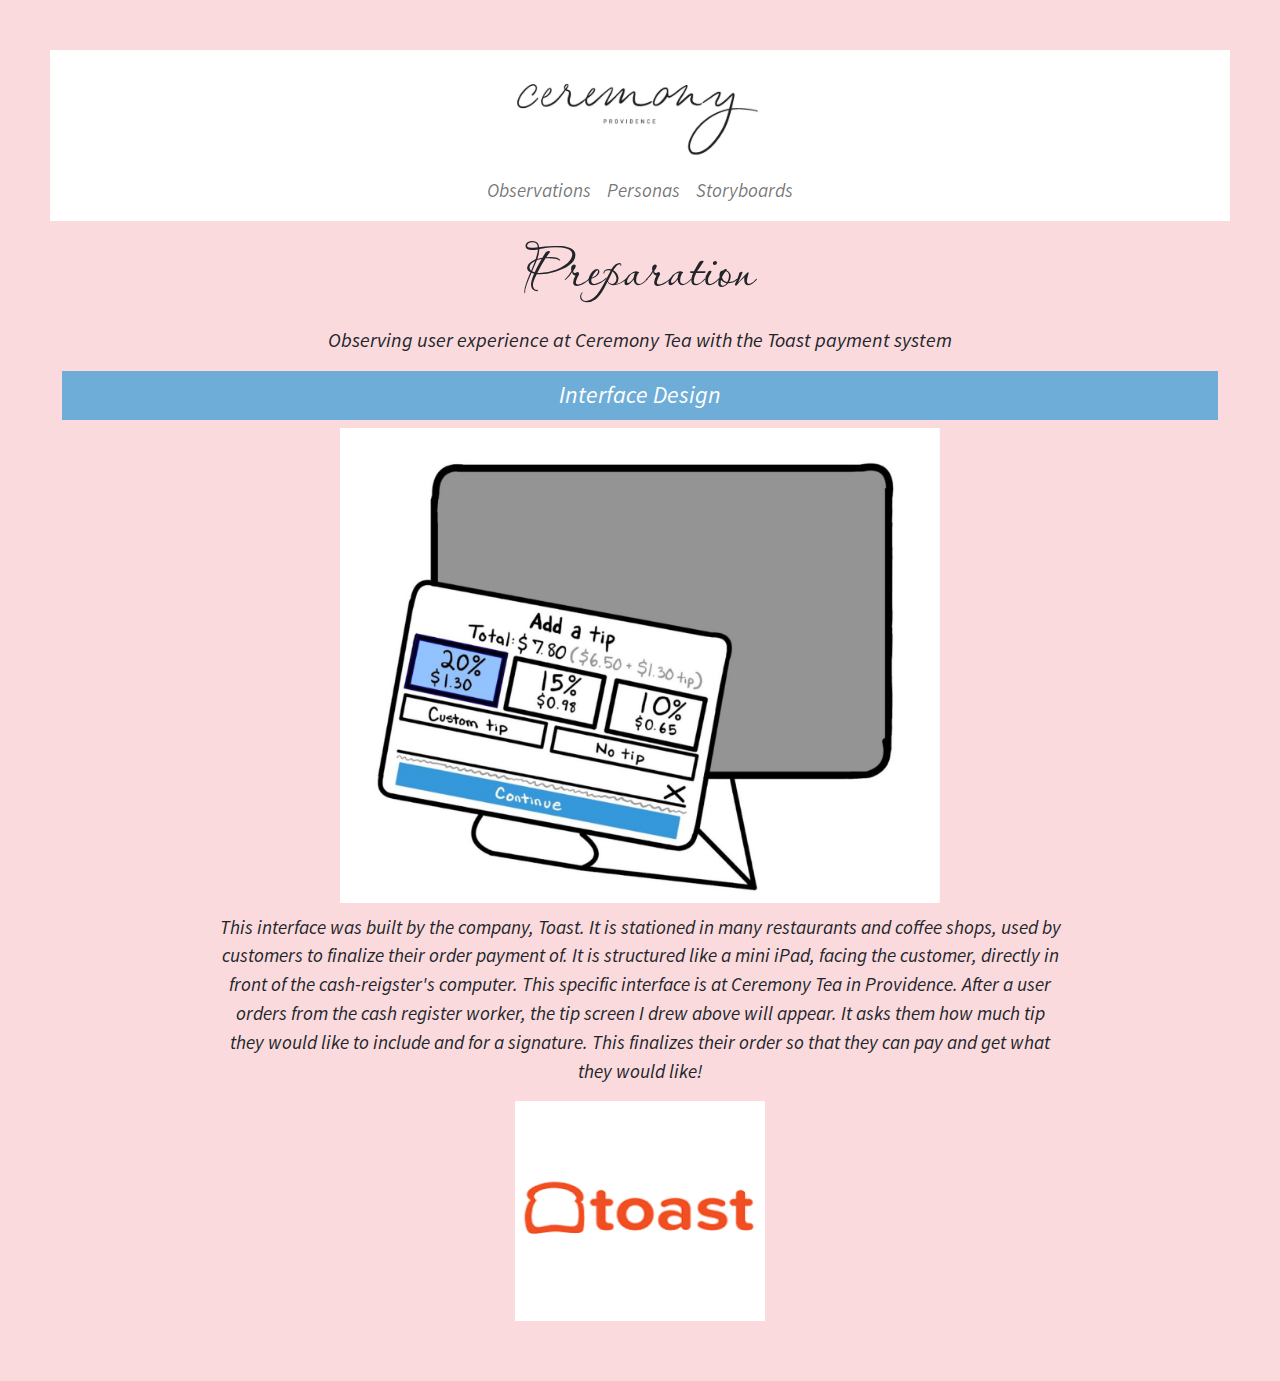
<file: index.html>
<!doctype html>
<html lang="en"> <!-- indicates this file is written in english -->
  <head>
    <meta charset="utf-8"> <!-- tells that we are coding in utf 8 -->
    <meta name="viewport" content="width=device-width, initial-scale=1, shrink-to-fit=no">

    <!-- linking to our stylesheets -->
    <link rel="stylesheet" href="bootstrap.css">
    <link rel="stylesheet" href="style.css">
    <title>Storyboarding and Personas</title>
  </head>
  <body>

<nav class="navbar navbar-expand-sm navbar-light bg-white">
    <div class="container-fluid d-flex flex-column"> 
        <!-- the # below just means go back to your own page -->
        <a class="navbar-brand" href="#"><img src="images/ceremonyTea.jpg" alt="ceremony logo" width="300" height ="100"></a> 
        <div class="collapse navbar-collapse">
            <ul class="navbar-nav ml-auto">
                <li class="navbar-item"><a href="observations.html" class="nav-link">Observations</a></li>
                <li class="navbar-item"><a href="personas.html" class="nav-link">Personas</a></li>
                <li class="navbar-item"><a href="storyboards.html" class="nav-link">Storyboards</a></li>
            </ul>
        </div>
    </div>
</div>
</nav>

</body>

<div id="preparation.html" class="container-fluid bg-gray text-center">
    <h1 class="text-dark display-1">Preparation</h1>
    <p class="lead"> Observing user experience at Ceremony Tea with the Toast payment system </p>
    <h4 class="header">Interface Design</h4>
    <img src="images/toastDesign.png" alt="toast at checkout" width="600" height ="475">
</div>

<div  class="container">
    <p> This interface was built by the company, Toast. It is stationed in many 
        restaurants and coffee shops, used by customers to finalize their order payment of.
         It is structured like a mini iPad, facing the customer, directly in front
        of the cash-reigster's computer. This specific interface is at Ceremony Tea in Providence. 
        After a user orders from the cash register worker, the tip screen I drew above will appear. 
        It asks them how much tip they would like to include and for a signature. 
        This finalizes their order so that they can pay and get what they would like!  </p>
        <img src="images/toast.png" alt="toast company logo" width="250" height ="220">
</div>
</html>
</file>
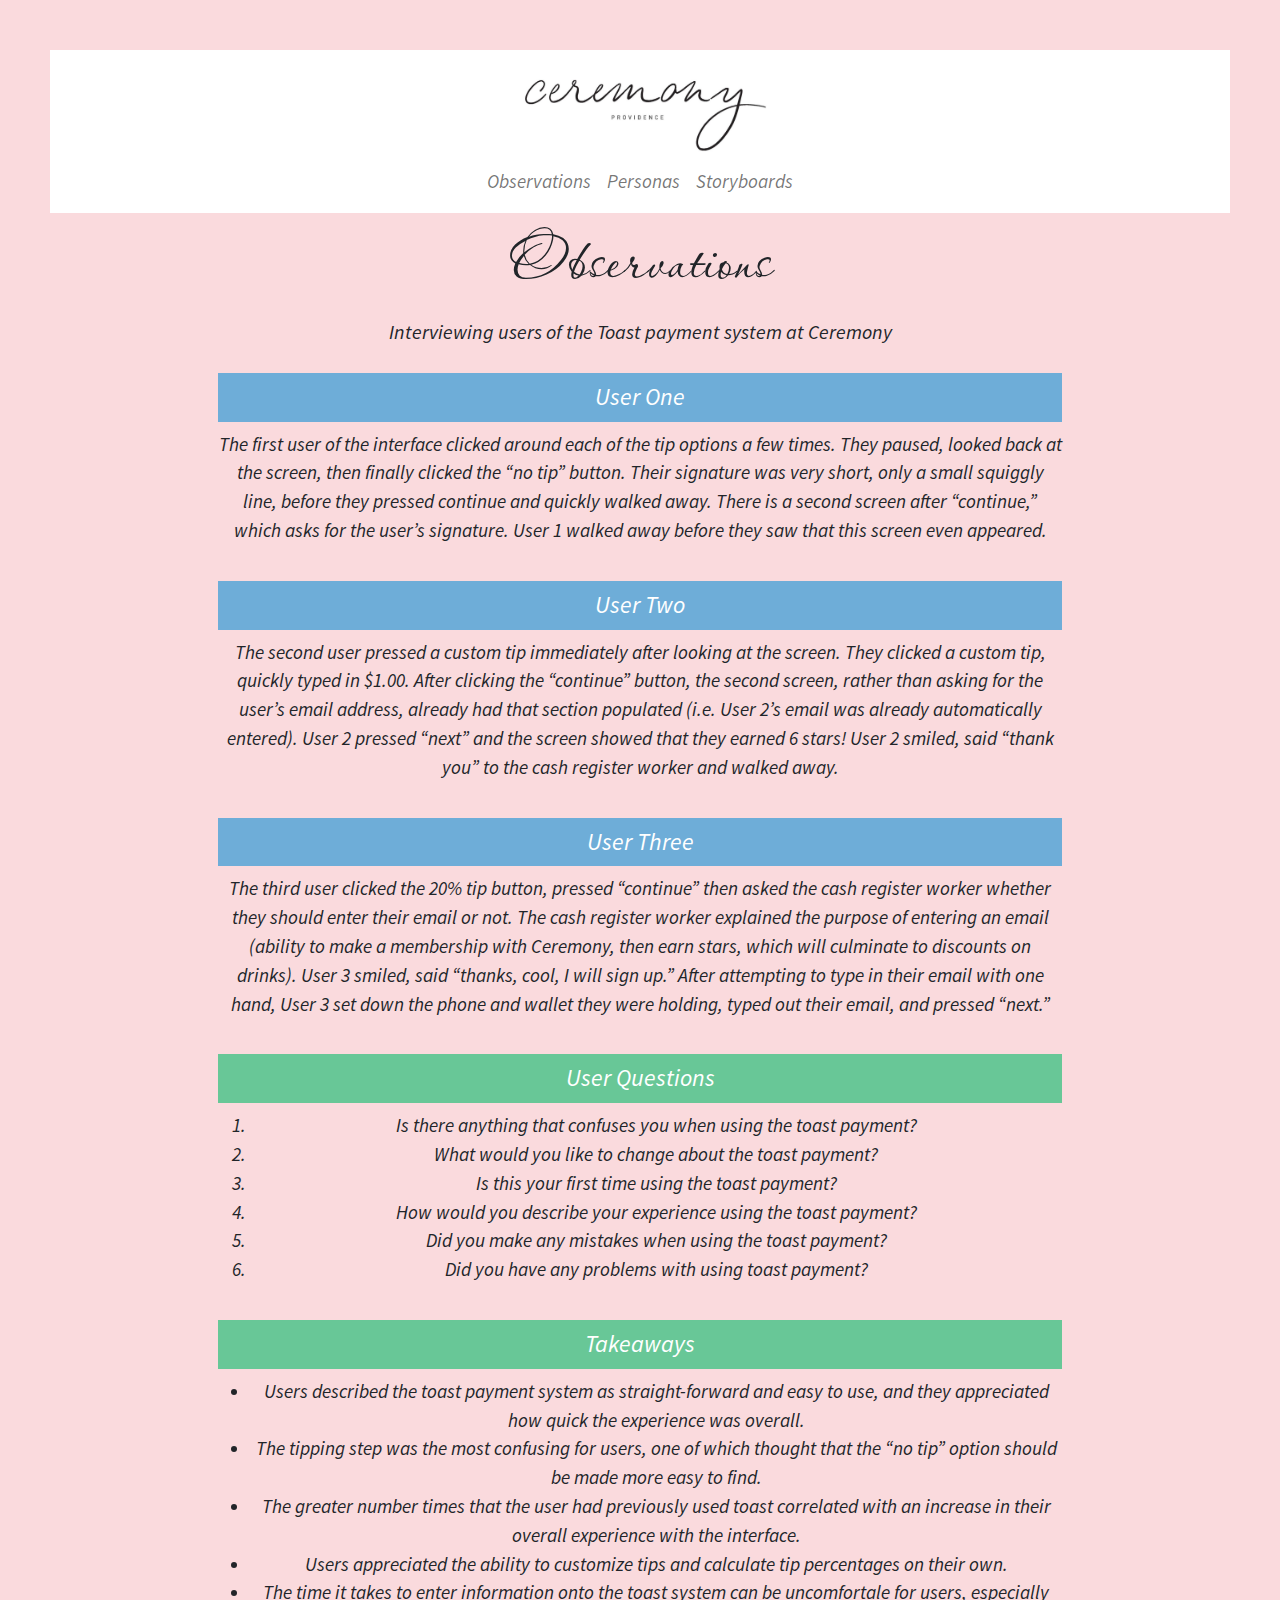
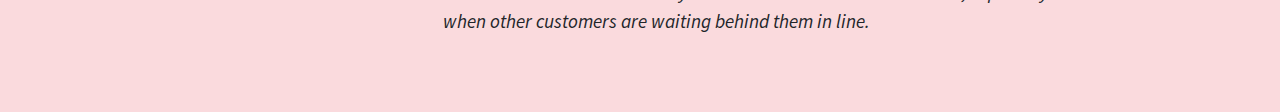
<file: observations.html>
<!doctype html>
<html lang="en"> <!-- indicates this file is written in english -->
  <head>
    <meta charset="utf-8"> <!-- tells that we are coding in utf 8 -->
    <meta name="viewport" content="width=device-width, initial-scale=1, shrink-to-fit=no">

    <!-- linking to our stylesheets -->
    <link rel="stylesheet" href="bootstrap.css">
    <link rel="stylesheet" href="style.css">
    <title>Storyboarding and Personas</title>
  </head>
  <body>

<nav class="navbar navbar-expand-sm navbar-light bg-white">
    <div class="container-fluid d-flex flex-column"> 
        <!-- the # below just means go back to your own page -->
        <a href="index.html"><button class="button"><img src="images/ceremonyTea.jpg" alt="ceremony logo" width="300" height ="100"></a> 
        <div class="collapse navbar-collapse">
            <ul class="navbar-nav ml-auto">
                <li class="navbar-item"><a href="observations.html" class="nav-link">Observations</a></li>
                <li class="navbar-item"><a href="personas.html" class="nav-link">Personas</a></li>
                <li class="navbar-item"><a href="storyboards.html" class="nav-link">Storyboards</a></li>
            </ul>
        </div>
    </div>
</div>
</nav>

<div id="preparation.html" class="container-fluid bg-gray text-center">
    <h1 class="text-dark display-1">Observations</h1>
    <p class="lead"> Interviewing users of the Toast payment system at Ceremony </p>
</div>

<div  class="container">
    <h4 class="header">User One</h4>
    <p> The first user of the interface clicked around each of the tip options a few times. They paused, 
        looked back at the screen, then finally clicked the “no tip” button. Their signature was very short, 
        only a small squiggly line, before they pressed continue and quickly walked away. There is a second 
        screen after “continue,” which asks for the user’s signature. User 1 walked away before they saw 
        that this screen even appeared.  </p>
</div>

<div  class="container">
    <h4 class="header">User Two</h4>
    <p> The second user pressed a custom tip immediately after looking at the screen. They clicked a 
        custom tip, quickly typed in $1.00. After clicking the “continue” button, the second screen, 
        rather than asking for the user’s email address, already had that section populated (i.e. User 
        2’s email was already automatically entered). User 2 pressed “next” and the screen showed that 
        they earned 6 stars! User 2 smiled, said “thank you” to the cash register worker and walked away.   
    </p>
</div>

<div  class="container">
    <h4 class="header">User Three</h4>
    <p> The third user clicked the 20% tip button, pressed “continue” then asked the cash register worker 
        whether they should enter their email or not. The cash register worker explained the purpose of entering 
        an email (ability to make a membership with Ceremony, then earn stars, which will culminate to 
        discounts on drinks). User 3 smiled, said “thanks, cool, I will sign up.” After attempting to type 
        in their email with one hand, User 3 set down the phone and wallet they were holding, typed out 
        their email, and pressed “next.”    
    </p>
</div>

<div class="container">
<h4 id="specialHeader" class="header" >User Questions</h4>
    <ol>
        <li>Is there anything that confuses you when using the toast payment? </li>
        <li>What would you like to change about the toast payment? </li>
        <li>Is this your first time using the toast payment?</li>
        <li>How would you describe your experience using the toast payment?  </li>
        <li>Did you make any mistakes when using the toast payment? </li>
        <li>Did you have any problems with using toast payment?  </li>
    </ol>
</div>

<div class="container">
    <h4 id="specialHeader" class="header" >Takeaways</h4>
    <ul>
        <li>Users described the toast payment system as straight-forward and easy to use, and they appreciated
            how quick the experience was overall. </li>
        <li>The tipping step was the most confusing for users, one of which thought that the “no tip” option should 
            be made more easy to find. </li>
        <li>The greater number times that the user had previously used toast correlated with an increase in their 
            overall experience with the interface. </li>
        <li>Users appreciated the ability to customize tips and calculate tip percentages on their own. </li>
        <li>The time it takes to enter information onto the toast system can be uncomfortale for users, especially 
            when other customers are waiting behind them in line.  </li>
    </ul>
</div>
</file>
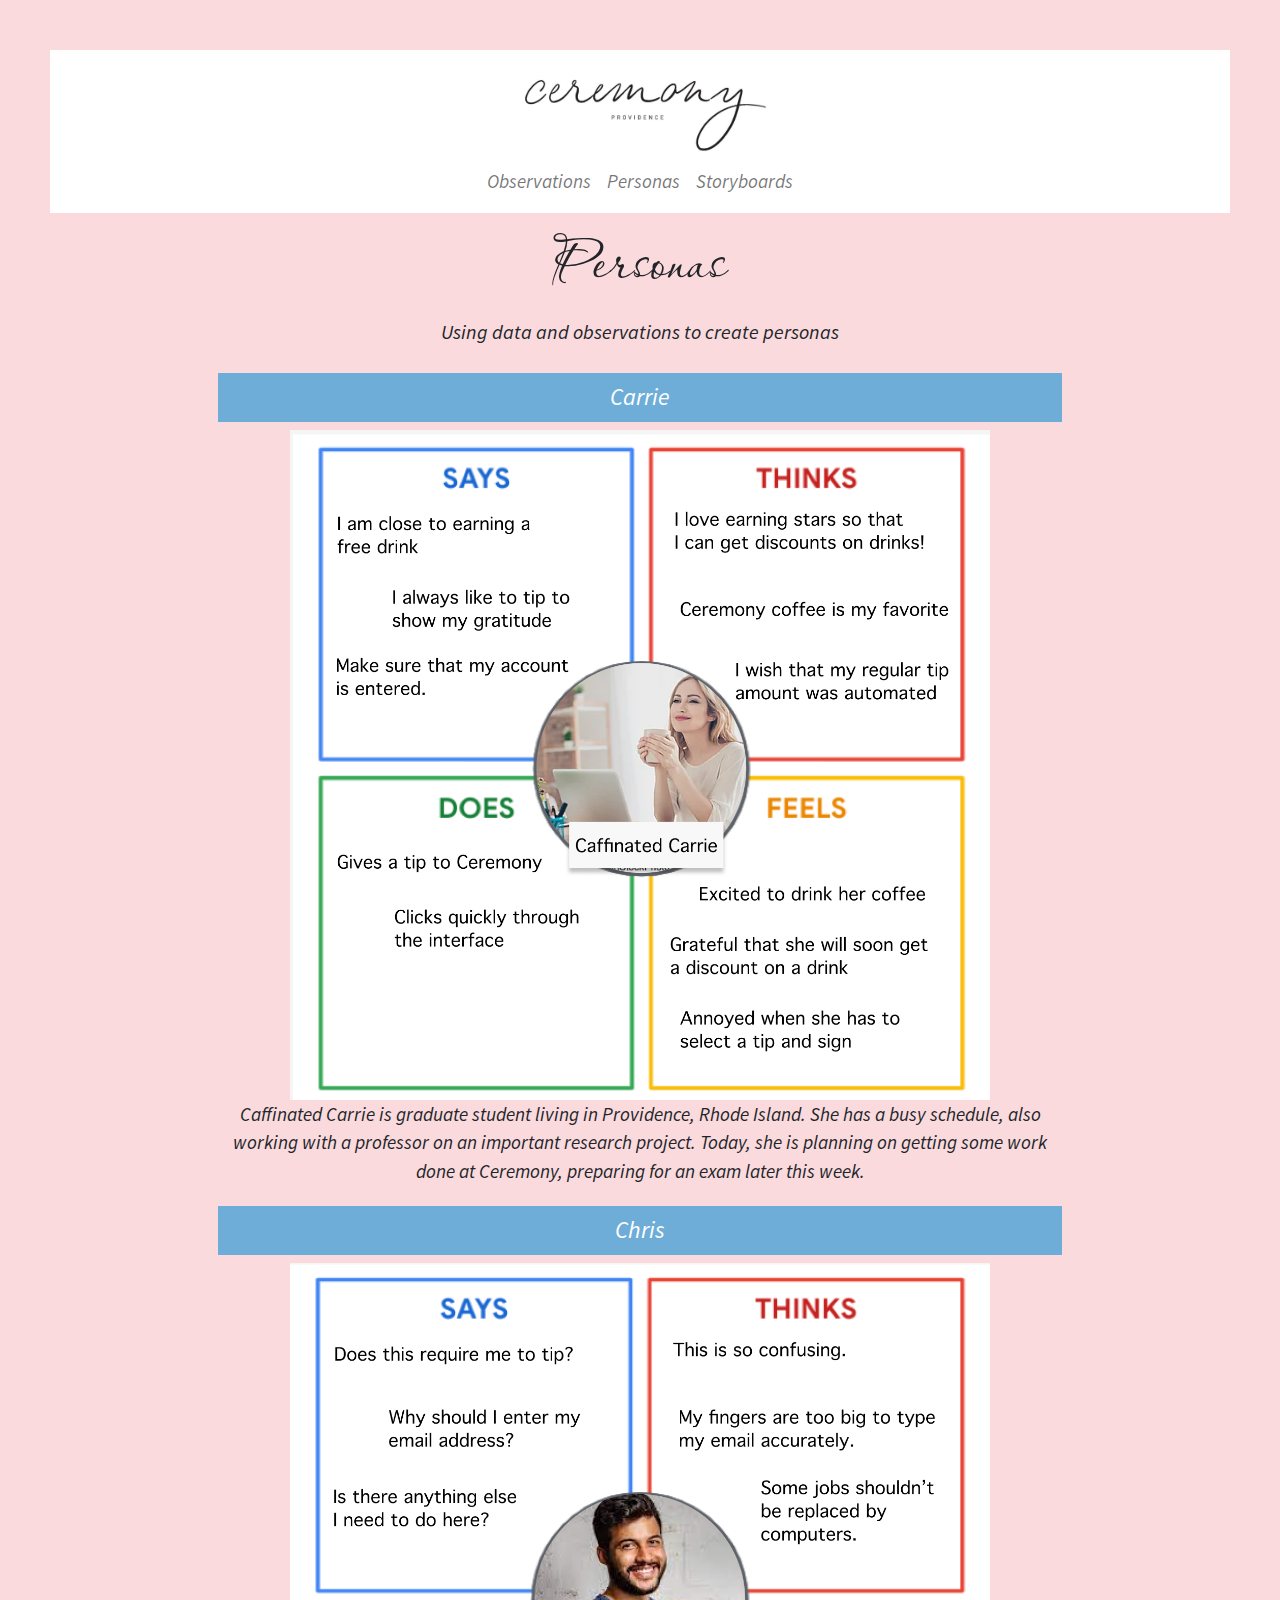
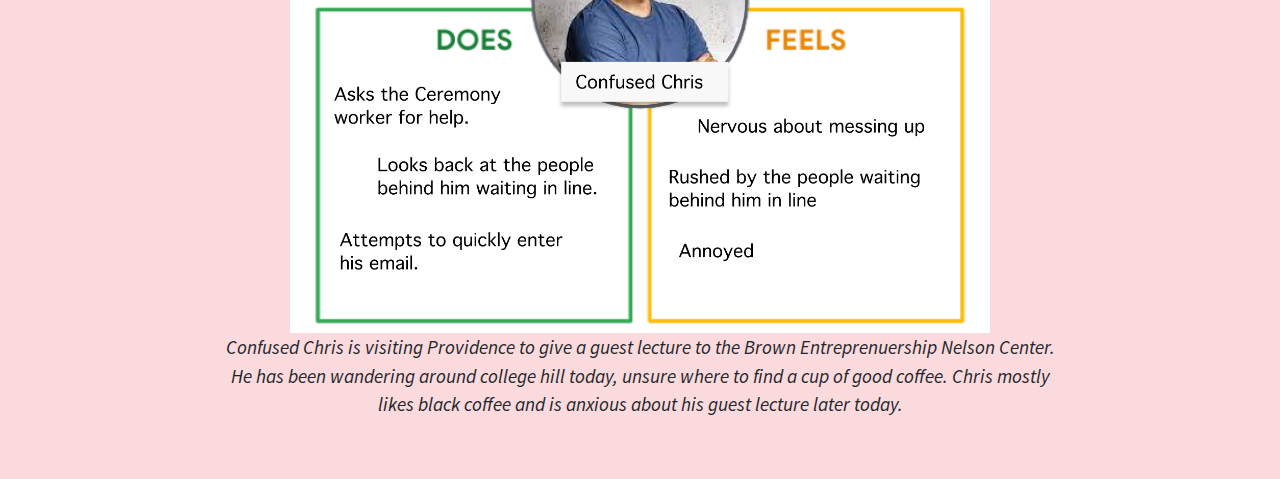
<file: personas.html>
<!doctype html>
<html lang="en"> <!-- indicates this file is written in english -->
  <head>
    <meta charset="utf-8"> <!-- tells that we are coding in utf 8 -->
    <meta name="viewport" content="width=device-width, initial-scale=1, shrink-to-fit=no">

    <!-- linking to our stylesheets -->
    <link rel="stylesheet" href="bootstrap.css">
    <link rel="stylesheet" href="style.css">
    <title>Storyboarding and Personas</title>
  </head>
  <body>

<nav class="navbar navbar-expand-sm navbar-light bg-white">
    <div class="container-fluid d-flex flex-column"> 
        <!-- the # below just means go back to your own page -->
        <a href="index.html"><button class="button"><img src="images/ceremonyTea.jpg" alt="ceremony logo" width="300" height ="100"></a> 
        <div class="collapse navbar-collapse">
            <ul class="navbar-nav ml-auto">
                <li class="navbar-item"><a href="observations.html" class="nav-link">Observations</a></li>
                <li class="navbar-item"><a href="personas.html" class="nav-link">Personas</a></li>
                <li class="navbar-item"><a href="storyboards.html" class="nav-link">Storyboards</a></li>
            </ul>
        </div>
    </div>
</div>
</nav>

<div id="personas.html" class="container-fluid bg-gray text-center">
    <h1 class="text-dark display-1">Personas</h1>
    <p class="lead"> Using data and observations to create personas </p>
</div>

<div  class="container">
    <h4 class="header">Carrie</h4>
    <img src="images/carrieStory.png" alt="user story for Caffinated Carrie" width="700" height ="670">
    <div>
        <body>
            Caffinated Carrie is graduate student living in Providence, Rhode Island. She has a busy schedule, 
            also working with a professor on an important research project. Today, she is planning on getting
            some work done at Ceremony, preparing for an exam later this week. 
        </body>
    </div>    
</div>

<div  class="container">
    <h4 class="header">Chris</h4>
    <img src="images/chrisStory.png" alt="user story for Caffinated Carrie" width="700" height ="670">
    <div>
        <body>
            Confused Chris is visiting Providence to give a guest lecture to the Brown Entreprenuership Nelson Center. 
            He has been wandering around college hill today, unsure where to find a cup of good coffee. 
            Chris mostly likes black coffee and is anxious about his guest lecture later today.  
        </body>
    </div>
</div>
</file>
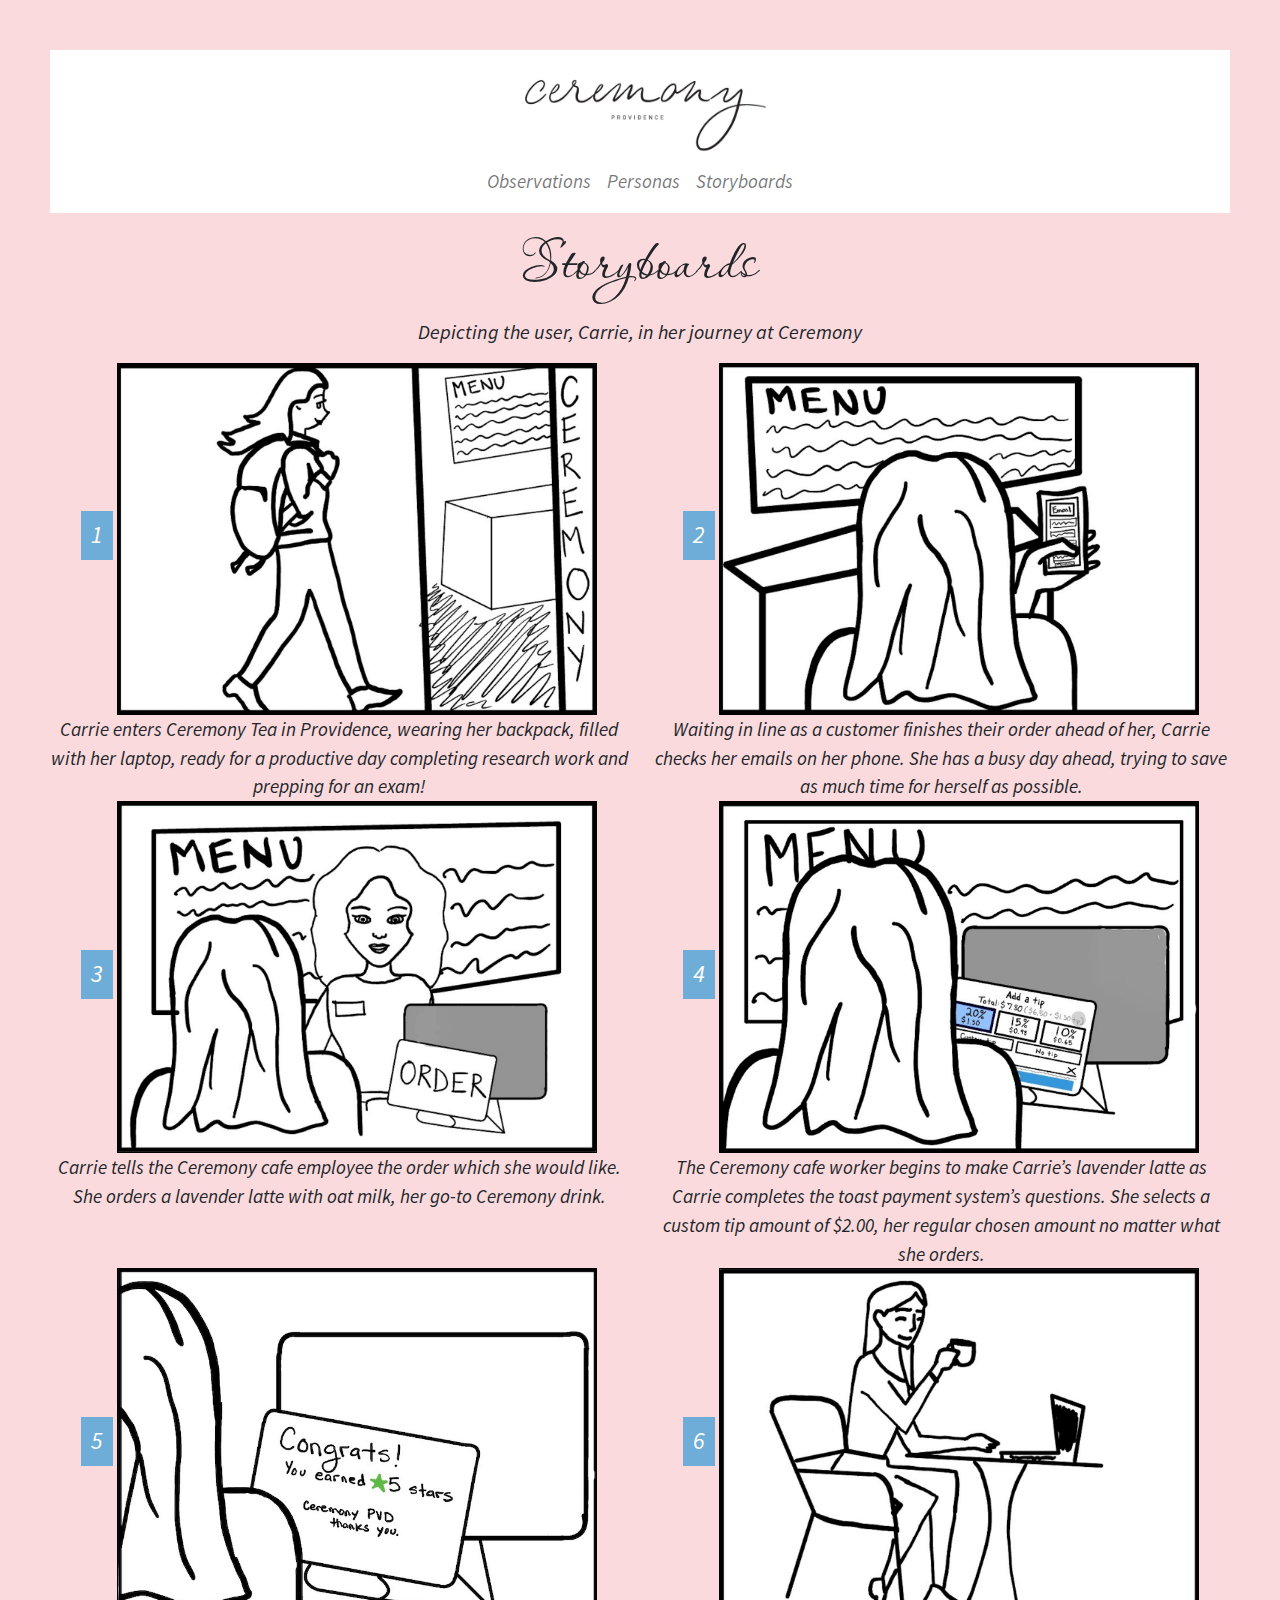
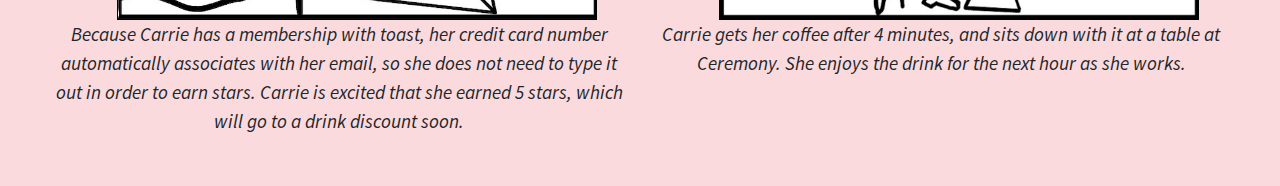
<file: storyboards.html>
<!doctype html>
<html lang="en"> <!-- indicates this file is written in english -->
  <head>
    <meta charset="utf-8"> <!-- tells that we are coding in utf 8 -->
    <meta name="viewport" content="width=device-width, initial-scale=1, shrink-to-fit=no">

    <!-- linking to our stylesheets -->
    <link rel="stylesheet" href="bootstrap.css">
    <link rel="stylesheet" href="style.css">
    <title>Storyboarding and Personas</title>
  </head>
  <body>

<nav class="navbar navbar-expand-sm navbar-light bg-white">
    <div class="container-fluid d-flex flex-column"> 
        <!-- the # below just means go back to your own page -->
        <a href="index.html"><button class="button"><img src="images/ceremonyTea.jpg" alt="ceremony logo" width="300" height ="100"></a> 
        <div class="collapse navbar-collapse">
            <ul class="navbar-nav ml-auto">
                <li class="navbar-item"><a href="observations.html" class="nav-link">Observations</a></li>
                <li class="navbar-item"><a href="personas.html" class="nav-link">Personas</a></li>
                <li class="navbar-item"><a href="storyboards.html" class="nav-link">Storyboards</a></li>
            </ul>
        </div>
    </div>
</div>
</nav>

<div id="preparation.html" class="container-fluid bg-gray text-center">
    <h1 class="text-dark display-1">Storyboards</h1>
    <p class="lead"> Depicting the user, Carrie, in her journey at Ceremony </p>
</div>

<div id="" class="">
    <div class="containter">
        <div class="row">
            <div class = "col"> 
                <h4 id="storyHeader" class="header"> 1 </h4>
                <img src="images/story1.png" alt="storyboard image1" class="storyImage"> 
                <div>
                    <body>            
                        Carrie enters Ceremony Tea in Providence, wearing her backpack, filled 
                        with her laptop, ready for a productive day completing research work and 
                        prepping for an exam! 
                    </body>
                </div>
                
            </div>
            <div class = "col"> 
                <h4 id="storyHeader" class="header"> 2 </h4>
                <img src="images/story2.png" alt="storyboard image2" class="storyImage"> 
                <div>
                    <body>                    
                        Waiting in line as a customer finishes their order ahead of her, Carrie 
                        checks her emails on her phone. She has a busy day ahead, trying to save 
                        as much time for herself as possible. 
                    </body>
                </div>               
            </div>
            <div class = "col"> 
                <h4 id="storyHeader" class="header"> 3 </h4>
                <img src="images/story3.png" alt="storyboard image3" class="storyImage"> 
                <div>
                    <body>
                        Carrie tells the Ceremony cafe employee the order which she would like. 
                        She orders a lavender latte with oat milk, her go-to Ceremony drink. 
                    </body>
                </div>               
            </div>
            <div class = "col"> 
                <h4 id="storyHeader" class="header"> 4 </h4>
                <img src="images/story4.png" alt="storyboard image4" class="storyImage"> 
                <div>
                    <body>
                        The Ceremony cafe worker begins to make Carrie’s lavender latte as Carrie 
                        completes the toast payment system’s questions. She selects a custom tip 
                        amount of $2.00, her regular chosen amount no matter what she orders. 
                    </body>
                </div>
                
            </div>
            <div class = "col"> 
                <h4 id="storyHeader" class="header"> 5 </h4>
                <img src="images/story5.png" alt="storyboard image5" class="storyImage">
                <div>
                    <body>
                        Because Carrie has a membership with toast, her credit card number 
                        automatically associates with her email, so she does not need to type 
                        it out in order to earn stars. Carrie is excited that she earned 5 stars, 
                        which will go to a drink discount soon. 
                    </body>
                </div>                
            </div>
            <div class = "col"> 
                <h4 id="storyHeader" class="header"> 6 </h4>
                <img src="images/story6.png" alt="storyboard image6" class="storyImage"> 
                <div>
                    <body>
                        Carrie gets her coffee after 4 minutes, and sits down with it at a table at 
                        Ceremony. She enjoys the drink for the next hour as she works. 
                    </body>
                </div>
            </div>
        </div>
    </div>
</div>
</file>
<file: style.css>
/* source-sans-pro-italic - latin */
@font-face {
    font-family: 'Source Sans Pro';
    font-style: italic;
    font-weight: 400;
    src: url('./fonts/source-sans-pro-v21-latin-italic.eot'); /* IE9 Compat Modes */
    src: local(''),
         url('./fonts/source-sans-pro-v21-latin-italic.eot?#iefix') format('embedded-opentype'), /* IE6-IE8 */
         url('./fonts/source-sans-pro-v21-latin-italic.woff2') format('woff2'), /* Super Modern Browsers */
         url('./fonts/source-sans-pro-v21-latin-italic.woff') format('woff'), /* Modern Browsers */
         url('./fonts/source-sans-pro-v21-latin-italic.ttf') format('truetype'), /* Safari, Android, iOS */
         url('./fonts/source-sans-pro-v21-latin-italic.svg#SourceSansPro') format('svg'); /* Legacy iOS */
  }

/* passions-conflict-regular - latin */
@font-face {
    font-family: 'Passions Conflict';
    font-style: normal;
    font-weight: 400;
    src: url('./fonts/passions-conflict-v5-latin-regular.eot'); /* IE9 Compat Modes */
    src: local(''),
         url('./fonts/passions-conflict-v5-latin-regular.eot?#iefix') format('embedded-opentype'), /* IE6-IE8 */
         url('./fonts/passions-conflict-v5-latin-regular.woff2') format('woff2'), /* Super Modern Browsers */
         url('./fonts/passions-conflict-v5-latin-regular.woff') format('woff'), /* Modern Browsers */
         url('./fonts/passions-conflict-v5-latin-regular.ttf') format('truetype'), /* Safari, Android, iOS */
         url('./fonts/passions-conflict-v5-latin-regular.svg#PassionsConflict') format('svg'); /* Legacy iOS */
  }

body {
    font-family: "Source Sans Pro"; 
    background-color: #fadadd;
    text-align: center;
    font-size: 1.2rem;
    padding: 50px;
}
p {
    font-family: "Source Sans Pro"; 
}

h1 {
    font-family: "Passions Conflict", cursive;
    text-align: center;
}
h2,
h3,
h4 {
    padding-top: 2rem; /* rem means proportional to the root font size */
    text-align: center;
}

.button {
    background-color: Transparent;
    border: none;
}

.container {
    padding: 10px;
    width: 45em;
}

.header {
    padding: 10px;
    text-align: center;
    background: #6eadd8;
    color: white;
    font-size: 1.5rem;
    display: block;
}

#specialHeader {
    background-color:rgb(104, 199, 151);
}

#storyHeader {
    display:inline-flex;
}
.storyImage {
    border: 0.1rem solid black;
    width: 30rem;
    height: 22rem;  
    object-fit: cover;
}
</file>
